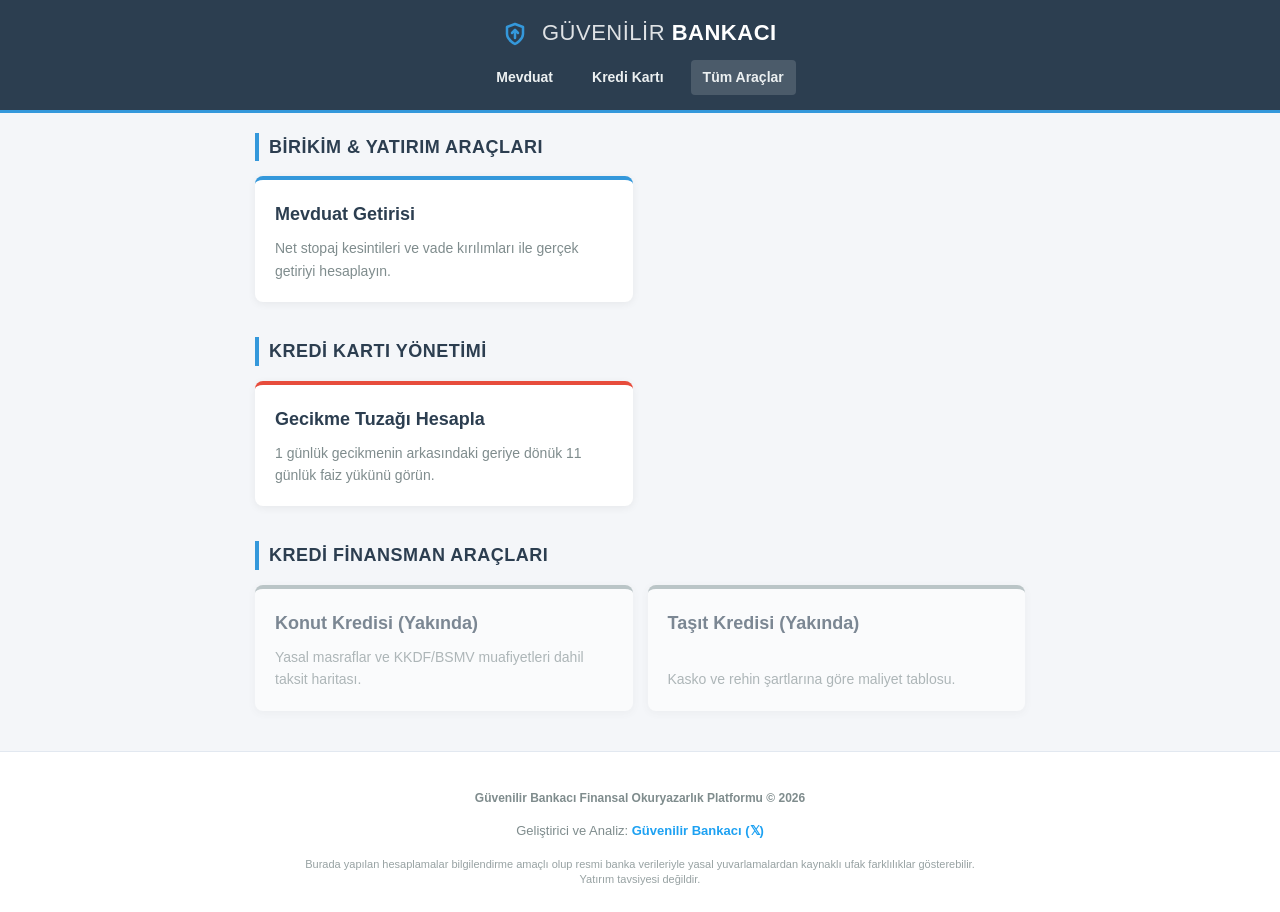
<file: index.html>
<!DOCTYPE html>
<html lang="tr">
<head>
    <meta charset="UTF-8">
    <meta name="viewport" content="width=device-width, initial-scale=1.0, maximum-scale=1.0, user-scalable=no">
    <title>Güvenilir Bankacı - Hesaplama Araçları</title>
    <link rel="stylesheet" href="style.css">
</head>
<body>

    <nav class="navbar">
        <a href="index.html" class="navbar-brand">
            <svg class="navbar-icon" width="24" height="24" viewBox="0 0 24 24" fill="none" stroke="currentColor" stroke-width="2.5" stroke-linecap="round" stroke-linejoin="round" style="margin-right: 8px; vertical-align: middle; color: #3498db;">
                <path d="M12 22s8-4 8-10V5l-8-3-8 3v7c0 6 8 10 8 10z"/>
                <path d="M12 8v8"/>
                <path d="M9 11l3-3 3 3"/>
            </svg>
            <span style="font-weight: 300; opacity: 0.85; letter-spacing: 0.5px;">GÜVENİLİR</span><span style="font-weight: 800; letter-spacing: 0.5px;"> BANKACI</span>
        </a>
        <div class="navbar-menu">
            <a href="mevduat-hesapla.html">Mevduat</a>
            <a href="kredi-karti-gecikme.html">Kredi Kartı</a>
            <a href="index.html" style="background: rgba(255, 255, 255, 0.15); font-weight: 700;">Tüm Araçlar</a>
        </div>
    </nav>

    <div class="container">
        
        <div class="category-section">
            <div class="category-title">Birikim & Yatırım Araçları</div>
            <div class="grid-menu">
                <a href="mevduat-hesapla.html" class="menu-card">
                    <h3>Mevduat Getirisi</h3>
                    <p>Net stopaj kesintileri ve vade kırılımları ile gerçek getiriyi hesaplayın.</p>
                </a>
            </div>
        </div>

        <div class="category-section">
            <div class="category-title">Kredi Kartı Yönetimi</div>
            <div class="grid-menu">
                <a href="kredi-karti-gecikme.html" class="menu-card risk">
                    <h3>Gecikme Tuzağı Hesapla</h3>
                    <p>1 günlük gecikmenin arkasındaki geriye dönük 11 günlük faiz yükünü görün.</p>
                </a>
            </div>
        </div>

        <div class="category-section">
            <div class="category-title">Kredi Finansman Araçları</div>
            <div class="grid-menu">
                <div class="menu-card pasif">
                    <h3>Konut Kredisi (Yakında)</h3>
                    <p>Yasal masraflar ve KKDF/BSMV muafiyetleri dahil taksit haritası.</p>
                </div>
                <div class="menu-card pasif">
                    <h3>Taşıt Kredisi (Yakında)</h3>
                    <p>Kasko ve rehin şartlarına göre maliyet tablosu.</p>
                </div>
            </div>
        </div>

    </div>

    <div class="footer">
        <p style="margin-bottom: 10px;">
            <b>Güvenilir Bankacı Finansal Okuryazarlık Platformu © 2026</b>
        </p>
        <p style="margin-bottom: 15px; font-size: 13px;">
            Geliştirici ve Analiz: <a href="https://x.com/kurtayfun" target="_blank" style="color: #1da1f2; text-decoration: none; font-weight: bold;">Güvenilir Bankacı (𝕏)</a>
        </p>
        <p style="font-size: 11px; max-width: 700px; margin: 0 auto; opacity: 0.8; line-height: 1.4;">
            Burada yapılan hesaplamalar bilgilendirme amaçlı olup resmi banka verileriyle yasal yuvarlamalardan kaynaklı ufak farklılıklar gösterebilir. Yatırım tavsiyesi değildir.
        </p>
    </div>

</body>
</html>
</file>
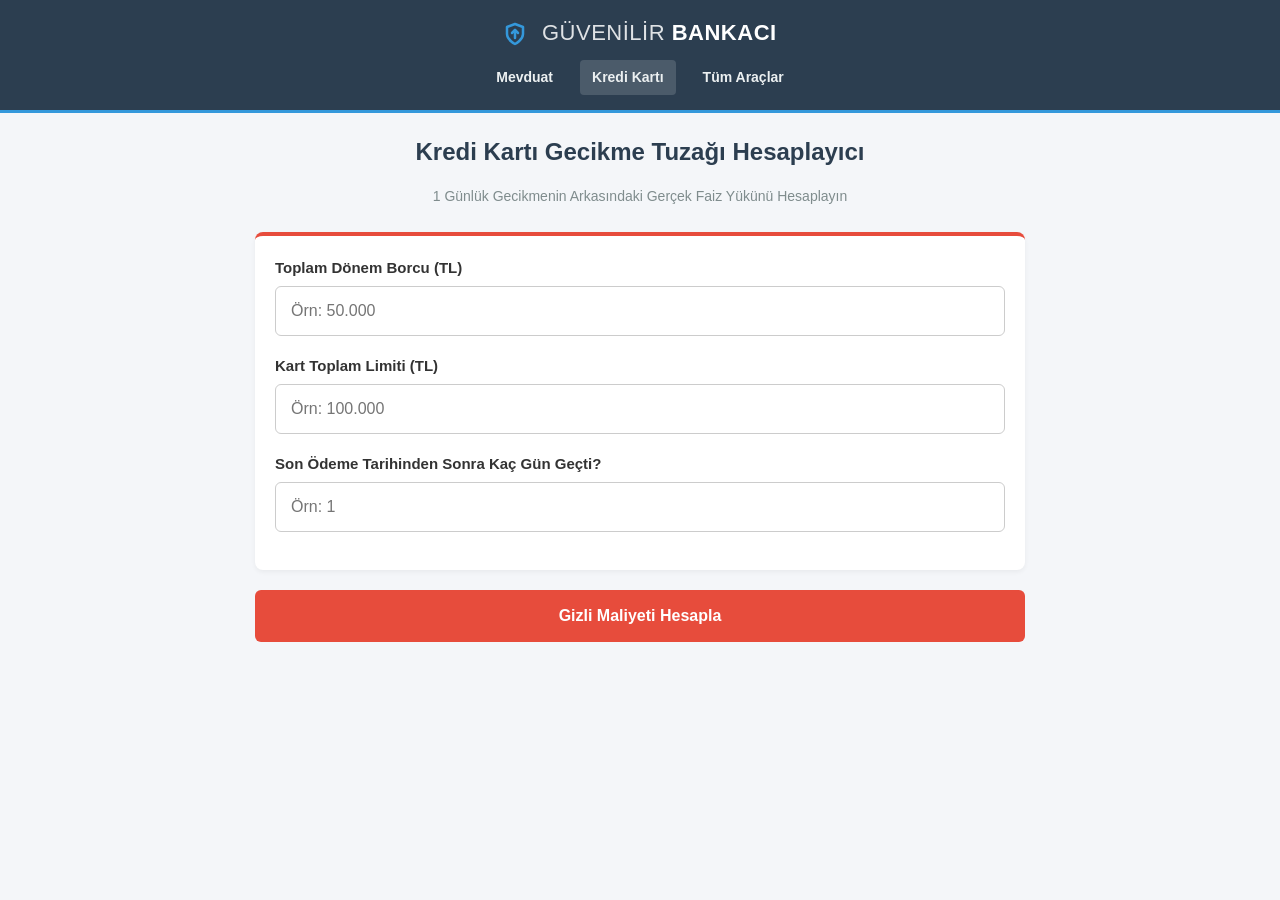
<file: kredi-karti-gecikme.html>
<!DOCTYPE html>
<html lang="tr">
<head>
    <meta charset="UTF-8">
    <meta name="viewport" content="width=device-width, initial-scale=1.0, maximum-scale=1.0, user-scalable=no">
    <title>Kredi Kartı Gecikme Tuzağı Hesaplayıcı - Güvenilir Bankacı</title>
    <link rel="stylesheet" href="style.css">
</head>
<body>

    <nav class="navbar">
        <a href="index.html" class="navbar-brand">
            <svg class="navbar-icon" width="24" height="24" viewBox="0 0 24 24" fill="none" stroke="currentColor" stroke-width="2.5" stroke-linecap="round" stroke-linejoin="round" style="margin-right: 8px; vertical-align: middle; color: #3498db;">
                <path d="M12 22s8-4 8-10V5l-8-3-8 3v7c0 6 8 10 8 10z"/>
                <path d="M12 8v8"/>
                <path d="M9 11l3-3 3 3"/>
            </svg>
            <span style="font-weight: 300; opacity: 0.85; letter-spacing: 0.5px;">GÜVENİLİR</span><span style="font-weight: 800; letter-spacing: 0.5px;"> BANKACI</span>
        </a>
        <div class="navbar-menu">
            <a href="mevduat-hesapla.html">Mevduat</a>
            <a href="kredi-karti-gecikme.html" style="background: rgba(255, 255, 255, 0.15); font-weight: 700;">Kredi Kartı</a>
            <a href="index.html">Tüm Araçlar</a>
        </div>
    </nav>

    <div class="container">
        <h2 style="color: var(--primary-color); margin-bottom: 5px; font-size: 24px; text-align: center;">Kredi Kartı Gecikme Tuzağı Hesaplayıcı</h2>
        <p style="text-align: center; color: #7f8c8d; margin-bottom: 25px; font-size: 14px;">1 Günlük Gecikmenin Arkasındaki Gerçek Faiz Yükünü Hesaplayın</p>
        
        <div class="form-panel" style="background: #fff; padding: 20px; border-radius: 8px; border-top: 4px solid var(--danger-color); box-shadow: 0 2px 5px rgba(0,0,0,0.05);">
            
            <div class="form-group">
                <label for="donemBorcu">Toplam Dönem Borcu (TL)</label>
                <input type="text" id="donemBorcu" inputmode="numeric" pattern="[0-9]*" placeholder="Örn: 50.000" oninput="formatInput(this)">
            </div>
            
            <div class="form-group" style="margin-top: 15px;">
                <label for="kartLimiti">Kart Toplam Limiti (TL)</label>
                <input type="text" id="kartLimiti" inputmode="numeric" pattern="[0-9]*" placeholder="Örn: 100.000" oninput="formatInput(this)">
            </div>

            <div class="form-group" style="margin-top: 15px;">
                <label for="gecikmeGunu">Son Ödeme Tarihinden Sonra Kaç Gün Geçti?</label>
                <input type="text" id="gecikmeGunu" inputmode="numeric" pattern="[0-9]*" placeholder="Örn: 1" oninput="formatInput(this)">
            </div>
            
        </div>

        <div style="margin-top: 20px;">
            <button class="btn-submit" style="background-color: var(--danger-color);" onclick="hesapla()">Gizli Maliyeti Hesapla</button>
        </div>

        <div id="resultBox" class="result-box" style="display:none; margin-top: 25px;">
            <h3 id="resultTitle" style="margin-top: 0; color: var(--danger-color);">⚠️ Kalem Kalem Faiz Dağılımı</h3>
            <table>
                <tr>
                    <td>Uygulanan Akdi Faiz Oranı (Aylık):</td>
                    <td>% <span id="resAkdiOran"></span></td>
                </tr>
                <tr>
                    <td>Uygulanan Gecikme Faiz Oranı (Aylık):</td>
                    <td>% <span id="resGecikmeOran"></span></td>
                </tr>
                <tr>
                    <td>Kartınızın Asgari Ödeme Tutarı:</td>
                    <td><span id="resAsgari"></span> TL</td>
                </tr>
                <tr>
                    <td>Faiz İşletilen Toplam Süre:</td>
                    <td><span id="resGun"></span> Gün</td>
                </tr>
                <tr>
                    <td>Net Akdi Faiz Tutarı:</td>
                    <td><span id="resNetAkdi"></span> TL</td>
                </tr>
                <tr>
                    <td>Net Gecikme Faiz Tutarı (Asgari Borç İçin):</td>
                    <td><span id="resNetGecikme"></span> TL</td>
                </tr>
                <tr>
                    <td>Devlete Ödenecek Vergi (%15 KKDF):</td>
                    <td><span id="resKkdf"></span> TL</td>
                </tr>
                <tr>
                    <td>Devlete Ödenecek Vergi (%15 BSMV):</td>
                    <td><span id="resBsmv"></span> TL</td>
                </tr>
                <tr style="background-color: #fff5f5; font-size: 16px;">
                    <td style="font-weight: 7
</file>
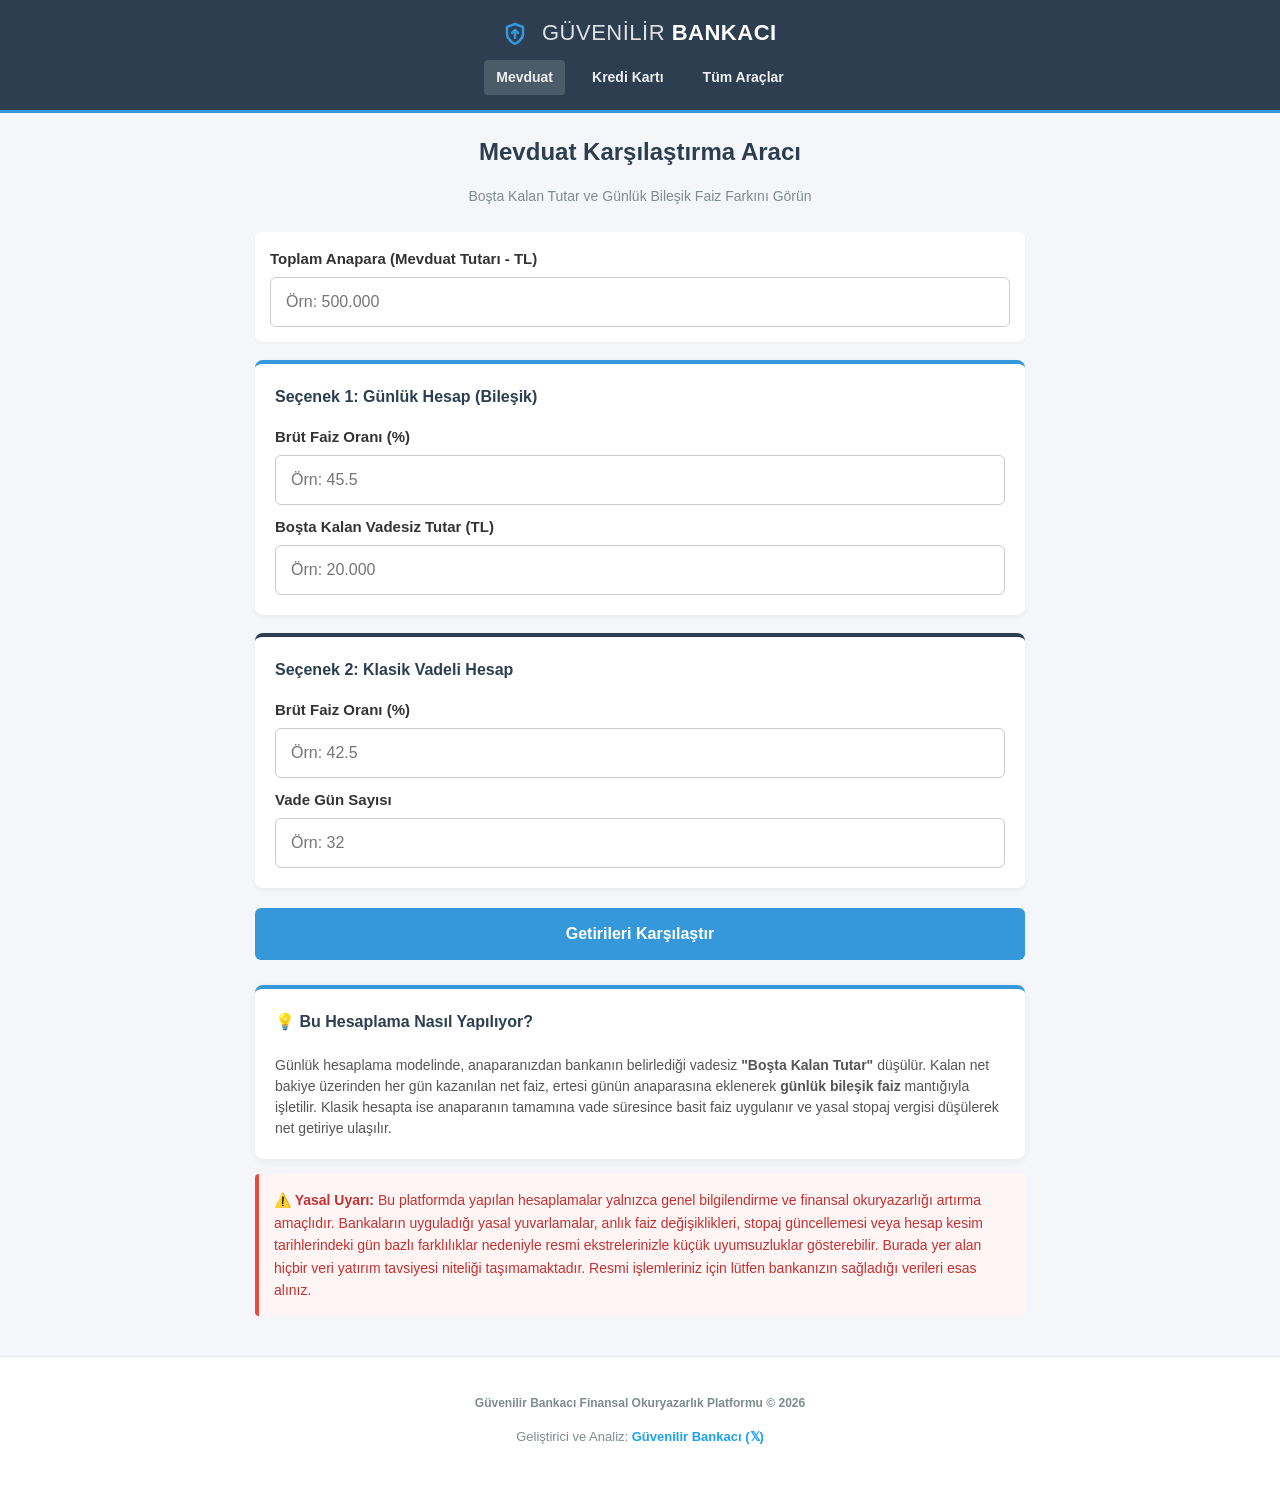
<file: mevduat-hesapla.html>
<!DOCTYPE html>
<html lang="tr">
<head>
    <meta charset="UTF-8">
    <meta name="viewport" content="width=device-width, initial-scale=1.0, maximum-scale=1.0, user-scalable=no">
    <title>Mevduat Karşılaştırma Aracı - Güvenilir Bankacı</title>
    <link rel="stylesheet" href="style.css">
</head>
<body>

    <!-- Üst Başlık ve Sabit Menü (Gelişmiş SVG Logolu Standart Navbar) -->
    <nav class="navbar">
        <a href="index.html" class="navbar-brand">
            <!-- Finans ve Güven Temalı Saf SVG İkon -->
            <svg class="navbar-icon" width="24" height="24" viewBox="0 0 24 24" fill="none" stroke="currentColor" stroke-width="2.5" stroke-linecap="round" stroke-linejoin="round" style="margin-right: 8px; vertical-align: middle; color: #3498db;">
                <path d="M12 22s8-4 8-10V5l-8-3-8 3v7c0 6 8 10 8 10z"/>
                <path d="M12 8v8"/>
                <path d="M9 11l3-3 3 3"/>
            </svg>
            <span style="font-weight: 300; opacity: 0.85; letter-spacing: 0.5px;">GÜVENİLİR</span><span style="font-weight: 800; letter-spacing: 0.5px;"> BANKACI</span>
        </a>
        <div class="navbar-menu">
            <a href="mevduat-hesapla.html" style="background: rgba(255, 255, 255, 0.15); font-weight: 700;">Mevduat</a>
            <a href="kredi-karti-gecikme.html">Kredi Kartı</a>
            <a href="index.html">Tüm Araçlar</a>
        </div>
    </nav>

    <div class="container">
        <h2 style="color: var(--primary-color); margin-bottom: 5px; font-size: 24px; text-align: center;">Mevduat Karşılaştırma Aracı</h2>
        <p style="text-align: center; color: #7f8c8d; margin-bottom: 25px; font-size: 14px;">Boşta Kalan Tutar ve Günlük Bileşik Faiz Farkını Görün</p>
        
        <!-- En Üstte Mevduat Tutarı -->
        <div class="form-group" style="background: #fff; padding: 15px; border-radius: 6px; box-shadow: 0 1px 3px rgba(0,0,0,0.05);">
            <label for="anapara">Toplam Anapara (Mevduat Tutarı - TL)</label>
            <input type="text" id="anapara" inputmode="numeric" pattern="[0-9]*" placeholder="Örn: 500.000" oninput="formatInput(this)">
        </div>

        <!-- Seçenek 1: Günlük Hesaplama Kutusu -->
        <div class="form-group" style="background: #fff; padding: 20px; border-radius: 8px; border-top: 4px solid var(--accent-color); box-shadow: 0 2px 5px rgba(0,0,0,0.05); margin-top: 15px;">
            <h3 style="margin-top: 0; margin-bottom: 15px; color: var(--primary-color); font-size: 16px;">Seçenek 1: Günlük Hesap (Bileşik)</h3>
            
            <label for="gunlukOran">Brüt Faiz Oranı (%)</label>
            <input type="text" id="gunlukOran" inputmode="decimal" placeholder="Örn: 45.5" oninput="formatRateInput(this)">
            
            <label style="margin-top: 10px;" for="bostaKalan">Boşta Kalan Vadesiz Tutar (TL)</label>
            <input type="text" id="bostaKalan" inputmode="numeric" pattern="[0-9]*" placeholder="Örn: 20.000" oninput="formatInput(this)">
        </div>

        <!-- Seçenek 2: Normal Klasik Vadeli Hesaplama Kutusu -->
        <div class="form-group" style="background: #fff; padding: 20px; border-radius: 8px; border-top: 4px solid var(--primary-color); box-shadow: 0 2px 5px rgba(0,0,0,0.05); margin-top: 15px;">
            <h3 style="margin-top: 0; margin-bottom: 15px; color: var(--primary-color); font-size: 16px;">Seçenek 2: Klasik Vadeli Hesap</h3>
            
            <label for="duzOran">Brüt Faiz Oranı (%)</label>
            <input type="text" id="duzOran" inputmode="decimal" placeholder="Örn: 42.5" oninput="formatRateInput(this)">

            <label style="margin-top: 10px;" for="vadeGun">Vade Gün Sayısı</label>
            <input type="text" id="vadeGun" inputmode="numeric" pattern="[0-9]*" placeholder="Örn: 32" oninput="validateDayInput(this)">
        </div>

        <!-- Karşılaştırma Butonu -->
        <div style="margin-top: 20px;">
            <button class="btn-submit" onclick="hesapla()">Getirileri Karşılaştır</button>
        </div>

        <!-- Sonuç Alanı -->
        <div id="resultBox" class="result-box" style="display:none; margin-top: 25px;">
            <h3 id="resultTitle" style="margin-top: 0; color: var(--primary-color);">Sonuç</h3>
            <table>
                <tr>
                    <td id="dailyLabel">Günlük Hesap Net Getiri:</td>
                    <td><span id="dailyResultText"></span> TL</td>
                </tr>
                <tr>
                    <td id="classicLabel">Klasik Hesap Net Getiri:</td>
                    <td><span id="classicResultText"></span> TL</td>
                </tr>
            </table>
            <p id="comparisonText" style="font-weight: bold; font-size: 16px; margin-top: 15px; margin-bottom: 0; color: var(--primary-color);"></p>
        </div>

        <!-- STANDART BİLGİLENDİRME KUTUSU (Tüm Sitede Aynı Yapıda) -->
        <div class="result-box" style="border-top: 4px solid var(--accent-color); margin-top: 25px; background: #fff;">
            <h4 style="margin-top: 0; color: var(--primary-color); font-size: 16px;">💡 Bu Hesaplama Nasıl Yapılıyor?</h4>
            <p style="font-size: 14px; color: #555; margin-bottom: 0; line-height: 1.5;">
                Günlük hesaplama modelinde, anaparanızdan bankanın belirlediği vadesiz <b>"Boşta Kalan Tutar"</b> düşülür. Kalan net bakiye üzerinden her gün kazanılan net faiz, ertesi günün anaparasına eklenerek <b>günlük bileşik faiz</b> mantığıyla işletilir. Klasik hesapta ise anaparanın tamamına vade süresince basit faiz uygulanır ve yasal stopaj vergisi düşülerek net getiriye ulaşılır.
            </p>
        </div>

        <!-- STANDART YASAL UYARI KUTUSU (Tüm Sitede Sabit) -->
        <div class="alert-box">
            <strong>⚠️ Yasal Uyarı:</strong> Bu platformda yapılan hesaplamalar yalnızca genel bilgilendirme ve finansal okuryazarlığı artırma amaçlıdır. Bankaların uyguladığı yasal yuvarlamalar, anlık faiz değişiklikleri, stopaj güncellemesi veya hesap kesim tarihlerindeki gün bazlı farklılıklar nedeniyle resmi ekstrelerinizle küçük uyumsuzluklar gösterebilir. Burada yer alan hiçbir veri yatırım tavsiyesi niteliği taşımamaktadır. Resmi işlemleriniz için lütfen bankanızın sağladığı verileri esas alınız.
        </div>

    </div>

    <!-- Footer Alanı (X Bağlantısı Sadece En Altta Sabit) -->
    <div class="footer">
        <p style="margin-bottom: 10px;">
            <b>Güvenilir Bankacı Finansal Okuryazarlık Platformu © 2026</b>
        </p>
        <p style="margin-bottom: 15px; font-size: 13px;">
            Geliştirici ve Analiz: <a href="https://x.com/kurtayfun" target="_blank" style="color: #1da1f2; text-decoration: none; font-weight: bold;">Güvenilir Bankacı (𝕏)</a>
        </p>
    </div>

<script>
function formatInput(input) {
    // Sadece rakamları tut, harfleri temizle
    let value = input.value.replace(/\D/g, "");
    if (value === "") {
        input.value = "";
        return;
    }
    input.value = new Intl.NumberFormat('tr-TR').format(parseInt(value));
}

function validateDayInput(input) {
    // Sadece rakamları kabul et
    input.value = input.value.replace(/\D/g, "");
}

function formatRateInput(input) {
    // Sadece rakam ve tek nokta kabul et, harfleri temizle
    let value = input.value.replace(/[^0-9.]/g, "");
    const pointCount = (value.match(/\./g) || []).length;
    if (pointCount > 1) {
        value = value.substr(0, value.lastIndexOf('.'));
    }
    input.value = value;
}

function getRawValue(id) {
    const val = document.getElementById(id).value.replace(/\./g, "");
    return parseFloat(val);
}

function hesapla() {
    const anapara = getRawValue('anapara');
    const vadeGun = parseInt(document.getElementById('vadeGun').value);
    const gunlukOran = parseFloat(document.getElementById('gunlukOran').value);
    const bostaKalan = getRawValue('bostaKalan');
    const duzOran = parseFloat(document.getElementById('duzOran').value);
    
    if (isNaN(anapara) || isNaN(vadeGun) || isNaN(gunlukOran) || isNaN(bostaKalan) || isNaN(duzOran)) {
        alert("Lütfen tüm alanları eksiksiz doldurun.");
        return;
    }

    if (vadeGun < 1) {
        alert("Vade süresi en az 1 gün olmalıdır.");
        return;
    }

    const stopaj = 0.175; // Güncel yasal stopaj oranı

    // 1. Günlük Hesap (Bileşik)
    let bilesikAnapara = anapara;
    for (let i = 0; i < vadeGun; i++) {
        let nemalanan = bilesikAnapara - bostaKalan;
        if (nemalanan > 0) {
            let gunlukBrut = (nemalanan * gunlukOran) / 36500;
            let gunlukNet = gunlukBrut * (1 - stopaj);
            bilesikAnapara += gunlukNet;
        }
    }
    const gunlukNetKazanc = bilesikAnapara - anapara;

    // 2. Klasik Vadeli Hesap
    const duzBrutKazanc = (anapara * duzOran * vadeGun) / 36500;
    const duzNetKazanc = duzBrutKazanc * (1 - stopaj);

    const resultBox = document.getElementById('resultBox');
    const resultTitle = document.getElementById('resultTitle');
    const dailyResultText = document.getElementById('dailyResultText');
    const classicResultText = document.getElementById('classicResultText');
    const comparisonText = document.getElementById('comparisonText');

    dailyResultText.innerText = gunlukNetKazanc.toLocaleString('tr-TR', {minimumFractionDigits: 2, maximumFractionDigits: 2});
    classicResultText.innerText = duzNetKazanc.toLocaleString('tr-TR', {minimumFractionDigits: 2, maximumFractionDigits: 2});

    document.getElementById('dailyLabel').innerText = `Günlük Hesap (${vadeGun} Günlük Bileşik):`;
    document.getElementById('classicLabel').innerText = `Klasik ${vadeGun} Günlük Vadeli:`;

    const fark = Math.abs(gunlukNetKazanc - duzNetKazanc).toLocaleString('tr-TR', {minimumFractionDigits: 2, maximumFractionDigits: 2});

    if (gunlukNetKazanc > duzNetKazanc) {
        resultBox.style.borderLeft = "4px solid #2ecc71";
        resultTitle.innerHTML = "🏆 Günlük Hesap Daha Avantajlı!";
        comparisonText.innerText = `Günlük hesabı seçerseniz ${vadeGun} gün sonunda ${fark} TL daha fazla kazanacaksınız.`;
    } else if (duzNetKazanc > gunlukNetKazanc) {
        resultBox.style.borderLeft = "4px solid #f1c40f";
        resultTitle.innerHTML = `🏆 Klasik Vadeli Daha Avantajlı!`;
        comparisonText.innerText = `Klasik vadeli hesabı seçerseniz ${vadeGun} gün sonunda ${fark} TL daha fazla kazanacaksınız.`;
    } else {
        resultBox.style.borderLeft = "4px solid #7f8c8d";
        resultTitle.innerText = "Her İki Getiri De Eşit";
        comparisonText.innerText = "Her iki seçeneğin de getirisi kuruşu kuruşuna aynıdır.";
    }

    resultBox.style.display = 'block';
    resultBox.scrollIntoView({ behavior: 'smooth' });
}
</script>
</body>
</html>
</file>
<file: style.css>
/* style.css */
:root {
    --primary-color: #2c3e50;    /* Güvenilir Bankacı Laciverti */
    --accent-color: #3498db;     /* Mevduat / Pozitif Getiri Mavisi */
    --danger-color: #e74c3c;     /* Kredi Kartı / Kredi Risk Kırmızısı */
    --bg-color: #f4f6f9;         /* Arka Plan */
    --card-bg: #ffffff;
    --text-color: #333333;
}

body {
    font-family: -apple-system, BlinkMacSystemFont, "Segoe UI", Roboto, Helvetica, Arial, sans-serif;
    background-color: var(--bg-color);
    color: var(--text-color);
    margin: 0;
    padding: 0;
    line-height: 1.6;
    -webkit-tap-highlight-color: transparent;
}

/* Mobil Uyumlu Üst Bar (Navbar) */
.navbar {
    background-color: var(--primary-color);
    padding: 15px 20px;
    display: flex;
    flex-direction: column;
    align-items: center;
    border-bottom: 3px solid var(--accent-color);
}

.navbar-brand {
    color: white;
    font-size: 22px;
    font-weight: 800;
    text-decoration: none;
    letter-spacing: 0.5px;
    margin-bottom: 10px;
}

.navbar-menu {
    display: flex;
    gap: 15px;
    flex-wrap: wrap;
    justify-content: center;
}

.navbar-menu a {
    color: #ecf0f1;
    text-decoration: none;
    font-size: 14px;
    font-weight: 600;
    padding: 6px 12px;
    border-radius: 4px;
    transition: background 0.2s;
}

.navbar-menu a:hover {
    background: rgba(255, 255, 255, 0.1);
}

/* Ana Konteyner */
.container {
    max-width: 800px;
    margin: 20px auto;
    padding: 0 15px;
    box-sizing: border-box;
}

/* Kategori Başlıkları */
.category-section {
    margin-bottom: 35px;
}

.category-title {
    font-size: 18px;
    color: var(--primary-color);
    border-left: 4px solid var(--accent-color);
    padding-left: 10px;
    margin-bottom: 15px;
    font-weight: 700;
    text-transform: uppercase;
    letter-spacing: 0.5px;
}

/* Grid Menü Düzeni */
.grid-menu {
    display: grid;
    grid-template-columns: 1fr;
    gap: 15px;
}

@media (min-width: 600px) {
    .grid-menu {
        grid-template-columns: 1fr 1fr;
    }
}

/* Mobil Uyumlu Geniş Kartlar */
.menu-card {
    background: var(--card-bg);
    border-radius: 8px;
    padding: 20px;
    box-shadow: 0 2px 8px rgba(0,0,0,0.06);
    text-decoration: none;
    color: inherit;
    border-top: 4px solid var(--accent-color);
    display: flex;
    flex-direction: column;
    justify-content: space-between;
    transition: transform 0.2s;
}

.menu-card:active {
    transform: scale(0.98); /* Mobil dokunma hissi */
}

.menu-card.risk {
    border-top-color: var(--danger-color);
}

.menu-card.pasif {
    opacity: 0.6;
    border-top-color: #95a5a6;
    pointer-events: none;
}

.menu-card h3 {
    margin: 0 0 8px 0;
    font-size: 18px;
    color: var(--primary-color);
}

.menu-card p {
    margin: 0;
    font-size: 14px;
    color: #7f8c8d;
}

/* Tek Elle Kullanım İçin Form Elemanları (Input & Button) */
.form-group {
    margin-bottom: 18px;
}

.form-group label {
    display: block;
    margin-bottom: 6px;
    font-weight: 600;
    font-size: 15px;
}

/* Mobilde klavye açıldığında rahat yazılması için input boyutu büyütüldü */
input, select {
    width: 100%;
    height: 50px; 
    padding: 0 15px;
    font-size: 16px; /* iOS zoom engellemek için min 16px */
    border: 1px solid #ccc;
    border-radius: 6px;
    box-sizing: border-box;
    background-color: #fff;
}

input:focus {
    border-color: var(--accent-color);
    outline: none;
}

/* Büyük Mobil Buton */
.btn-submit {
    width: 100%;
    height: 52px;
    background-color: var(--accent-color);
    color: white;
    border: none;
    border-radius: 6px;
    font-size: 16px;
    font-weight: 700;
    cursor: pointer;
    transition: background 0.2s;
}

.btn-submit:active {
    background-color: #2980b9;
}

/* Sonuç Tabloları ve Kutuları */
.result-box {
    background: #fff;
    padding: 20px;
    border-radius: 8px;
    margin-top: 25px;
    box-shadow: 0 2px 8px rgba(0,0,0,0.06);
}

table {
    width: 100%;
    border-collapse: collapse;
}

td {
    padding: 12px 0;
    border-bottom: 1px solid #edf2f7;
    font-size: 15px;
}

td:last-child {
    text-align: right;
    font-weight: 700;
}

/* Uyarı Kutuları */
.alert-box {
    background-color: #fff5f5;
    color: #c53030;
    padding: 15px;
    border-left: 4px solid var(--danger-color);
    border-radius: 4px;
    font-size: 14px;
    margin-top: 15px;
}

/* Footer */
.footer {
    text-align: center;
    padding: 25px 15px;
    font-size: 12px;
    color: #7f8c8d;
    background-color: #fff;
    border-top: 1px solid #e2e8f0;
    margin-top: 40px;
}
</file>
